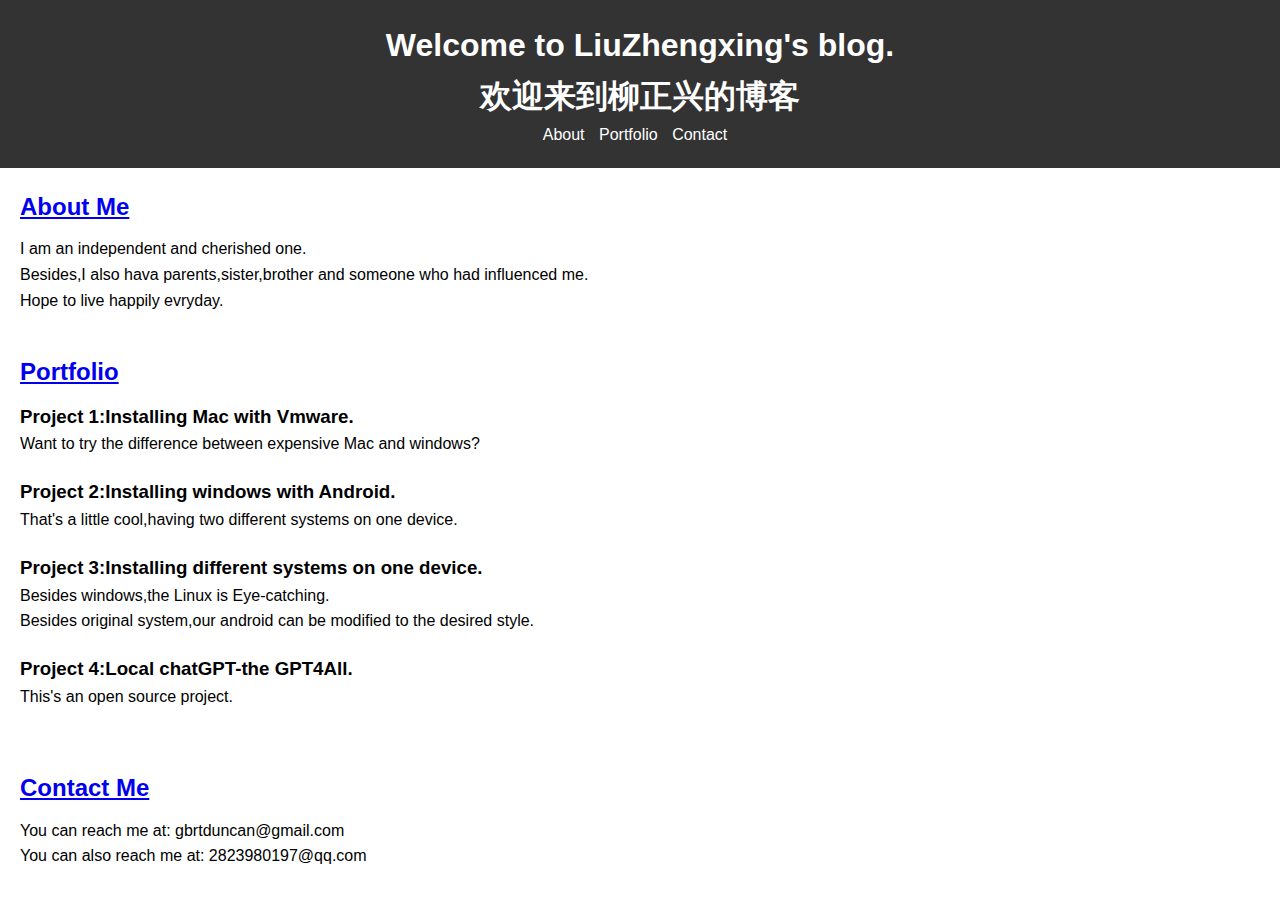
<file: index.html>
<!DOCTYPE html>
<html lang="en">
<head>
    <meta charset="UTF-8">
    <meta name="viewport" content="width=device-width, initial-scale=1.0">
    <title>My Personal Website</title>
    <link rel="stylesheet" href="styles.css">
</head>
<body>
    <!-- <header id="header0">
        <h1>Welcome to 柳正兴's blog.</h1>
        <nav>
            <ul>
                <li><a href="#about">About</a></li>
                <li><a href="#portfolio">Portfolio</a></li>
                <li><a href="#contact">Contact</a></li>
            </ul>
        </nav>
    </header> -->

    <!-- <header id="header0">
        <h1><ruby>欢迎来到柳正兴的博客<rt>Welcome to LiuZhenxing's blog.</rt></ruby></h1>
        <nav>
            <ul>
                <li><a href="#about"><ruby>关于我<rt>About</rt></ruby></a></li>
                <li><a href="#portfolio"><ruby>分享<rt>Portfolio</rt></ruby></a></li>
                <li><a href="#contact"><ruby>联系我<rt>Contact</rt></ruby></a></li>
            </ul>
        </nav>
    </header> -->

    <header id="header0">
        <h1>Welcome to LiuZhengxing's blog.</h1>
        <h1>欢迎来到柳正兴的博客</h1>
        <nav>
            <ul>
                <li><a href="#about">About</a></li>
                <li><a href="#portfolio">Portfolio</a></li>
                <li><a href="#contact">Contact</a></li>
            </ul>
        </nav>
    </header>

    <section id="about">
        <h2><a href="pages/page_1.html" target="_blank">About Me</a></h2>
        <p>I am an independent and cherished one.</p>
        <p>Besides,I also hava parents,sister,brother and someone who had influenced me.</p>
        <p>Hope to live happily evryday.</p>
    </section>

    <section id="portfolio">
        <h2><a href="pages/page_2.html" target="_blank">Portfolio</a></h2>
        <div class="portfolio-item">
            <h3>Project 1:Installing Mac with Vmware.</h3>
            <p>Want to try the difference between expensive Mac and windows?</p>
        </div>
        <div class="portfolio-item">
            <h3>Project 2:Installing windows with Android.</h3>
            <p>That's a little cool,having two different systems on one device.</p>
        </div>
        <div class="portfolio-item">
            <h3>Project 3:Installing different systems on one device.</h3>
            <p>Besides windows,the Linux is Eye-catching.</p>
            <p>Besides original system,our android can be modified to the desired style.</p>
        </div>
        <div class="portfolio-item">
            <h3>Project 4:Local chatGPT-the GPT4All.</h3>
            <p>This's an open source project.</p>
        </div>
    </section>

    <section id="contact">
        <h2><a href="pages/page_3.html" target="_blank">Contact Me</a></h2>
        <p>You can reach me at: gbrtduncan@gmail.com</p>
        <p>You can also reach me at: 2823980197@qq.com</p>
    </section>
</body>
</html>
</file>
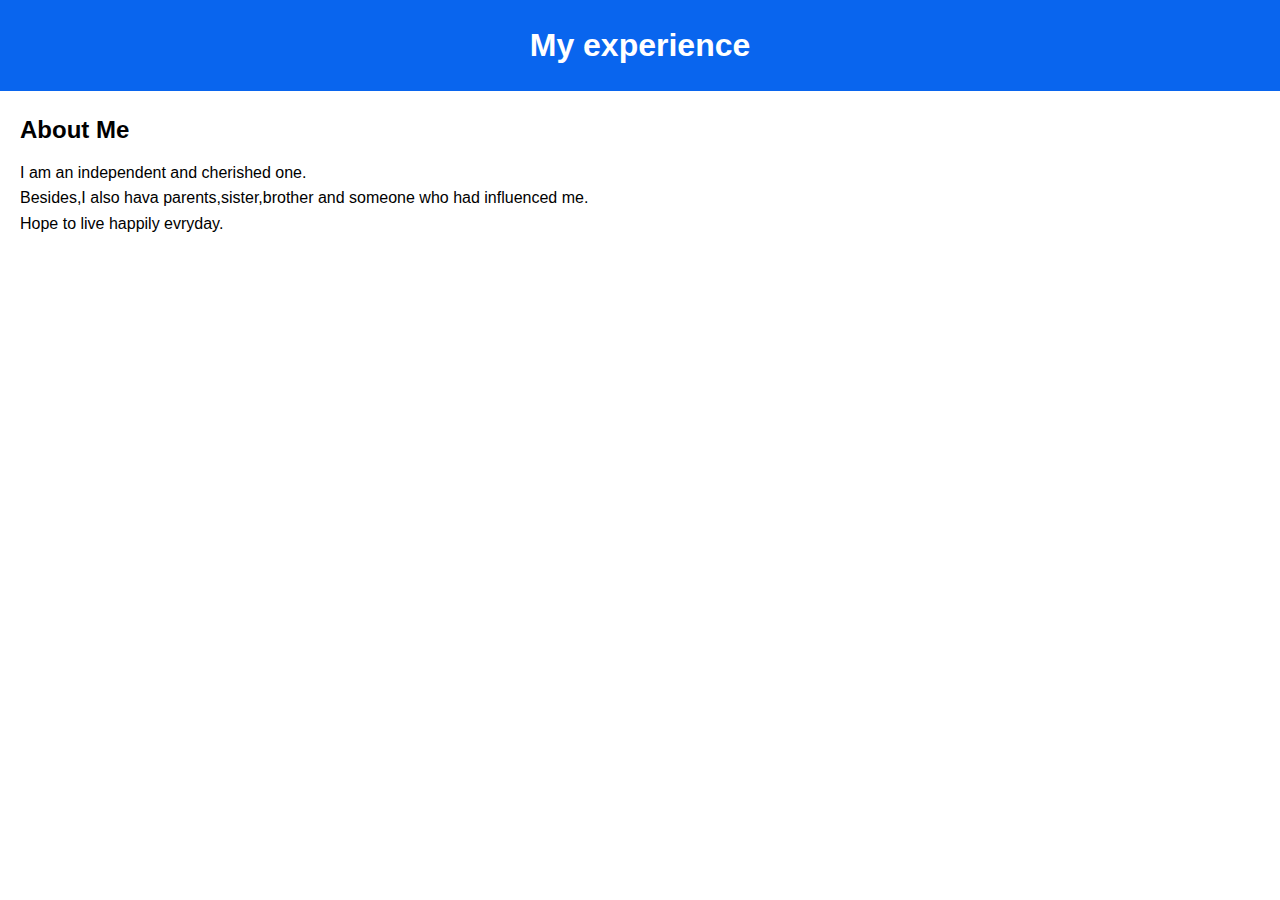
<file: pages/page_1.html>
<!DOCTYPE html>
<html lang="en">
<head>
    <meta charset="UTF-8">
    <meta name="viewport" content="width=device-width, initial-scale=1.0">
    <title>About</title>
    <link rel="stylesheet" href="../styles.css">
</head>
<body>
    <header id="header1">
        <h1>My experience</h1>
    </header>

    <section>
        <h2>About Me</h2>
        <p>I am an independent and cherished one.</p>
        <p>Besides,I also hava parents,sister,brother and someone who had influenced me.</p>
        <p>Hope to live happily evryday.</p>
    </section>

</body>
</html>
</file>
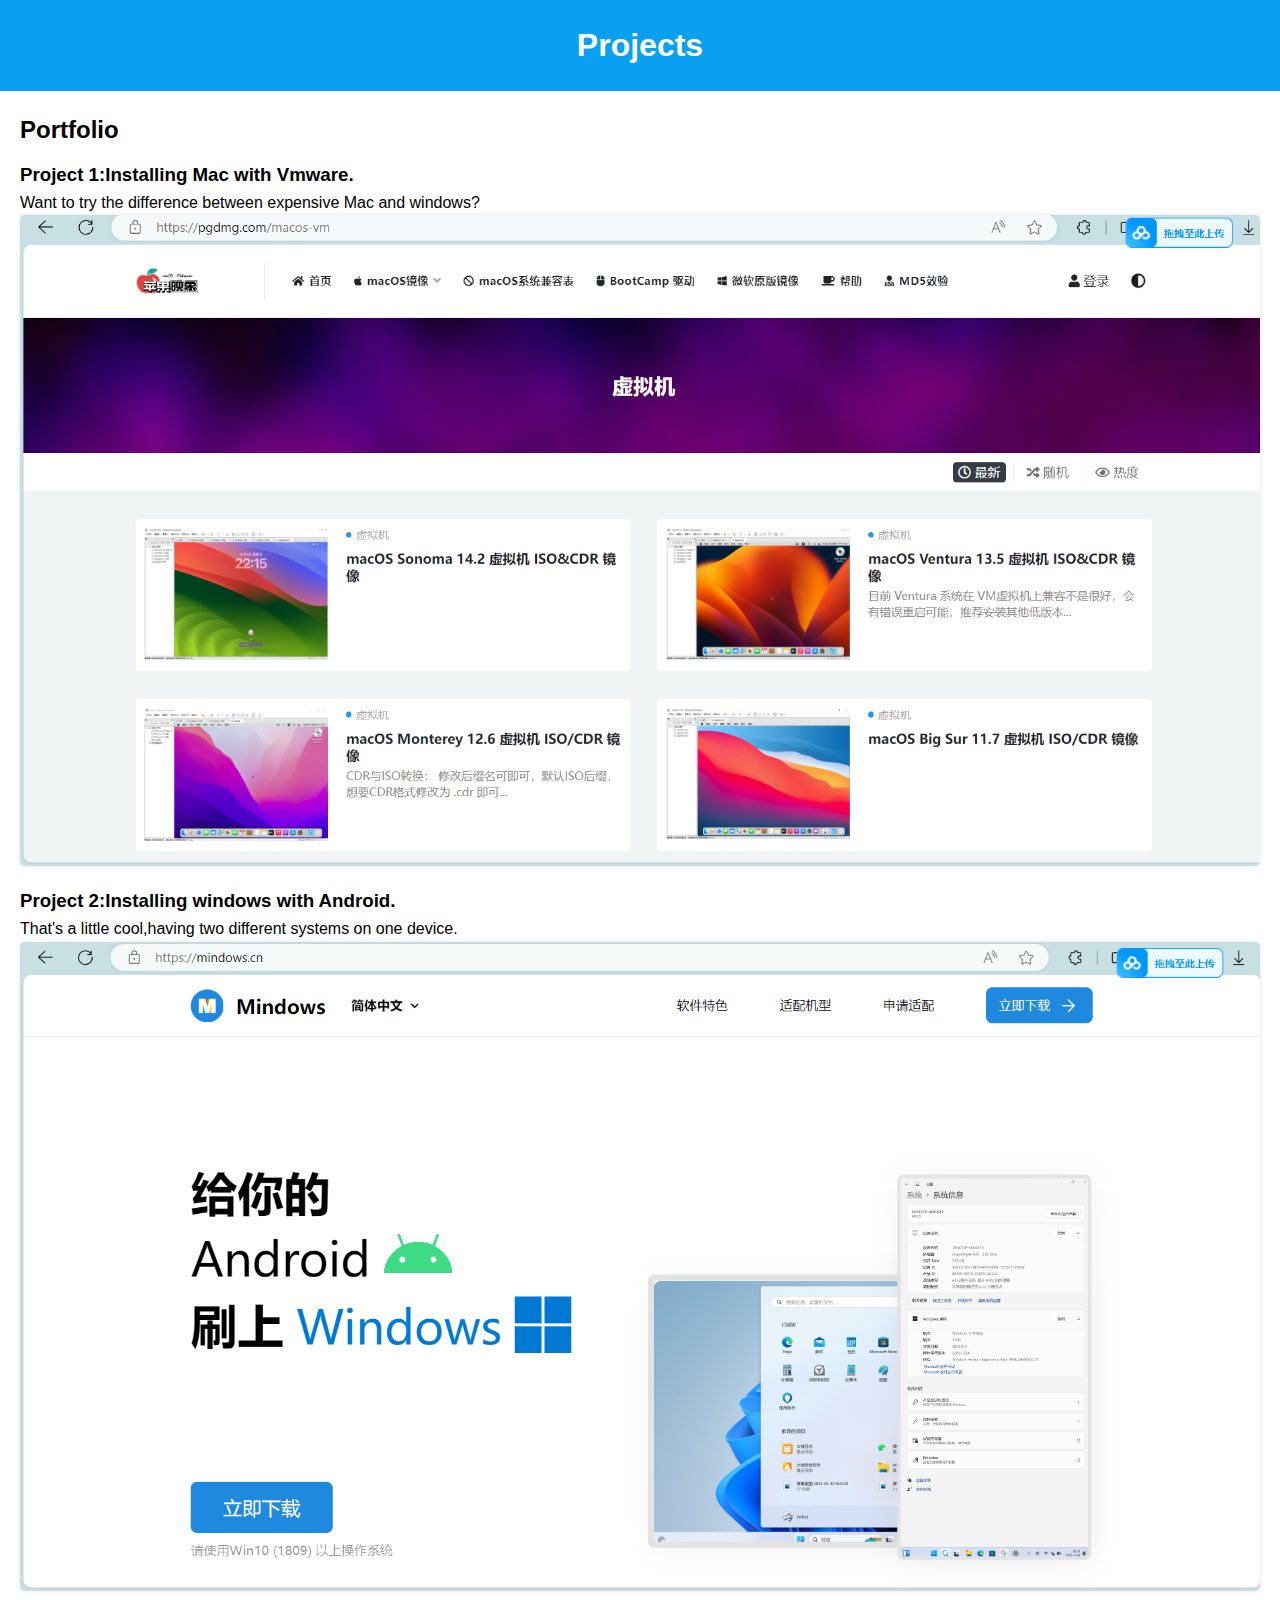
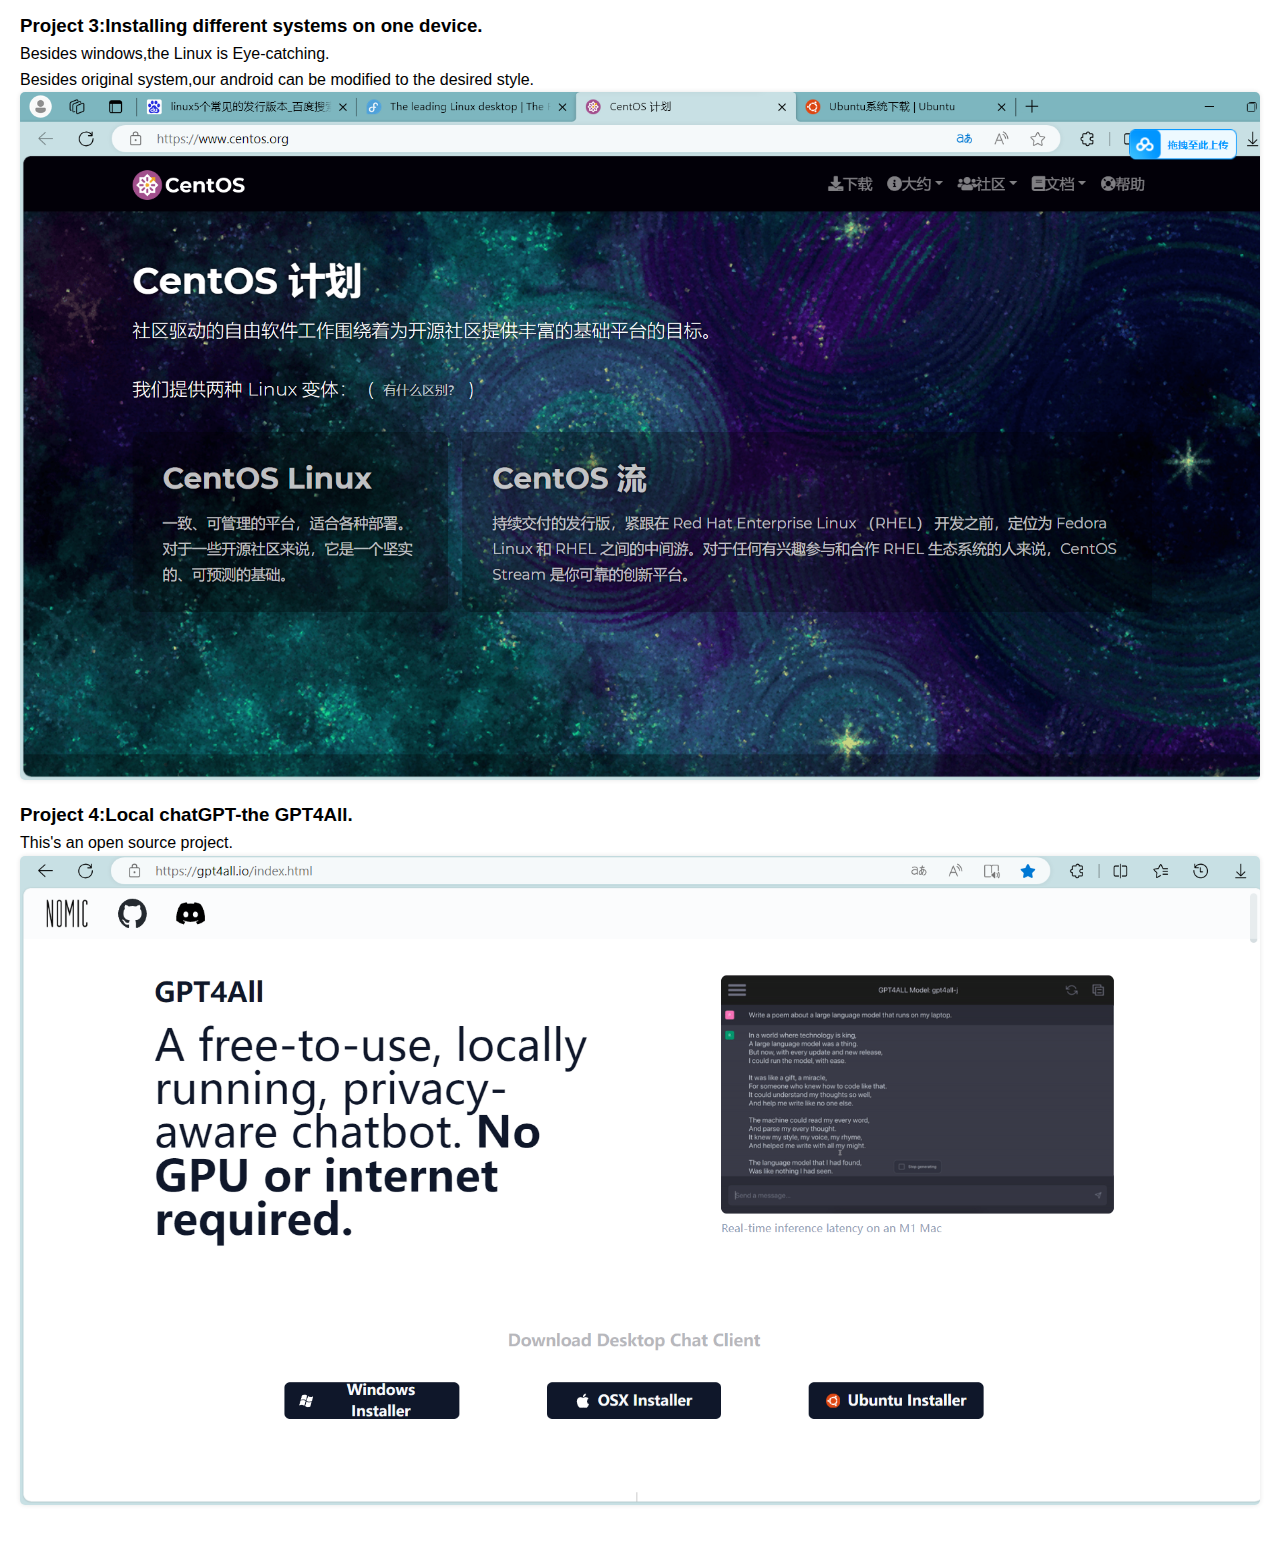
<file: pages/page_2.html>
<!DOCTYPE html>
<html lang="en">
<head>
    <meta charset="UTF-8">
    <meta name="viewport" content="width=device-width, initial-scale=1.0">
    <title>portfolio</title>
    <link rel="stylesheet" href="../styles.css">
</head>
<body>
    <header id="header2">
        <h1>Projects</h1>
    </header>

    <section>
        <h2>Portfolio</h2>
        <div class="portfolio-item">
            <h3>Project 1:Installing Mac with Vmware.</h3>
            <p>Want to try the difference between expensive Mac and windows?</p>
            <img src="../images/project1.jpg" alt="Project 1">
        </div>
        <div class="portfolio-item">
            <h3>Project 2:Installing windows with Android.</h3>
            <p>That's a little cool,having two different systems on one device.</p>
            <img src="../images/project2.jpg" alt="Project 2">
        </div>
        <div class="portfolio-item">
            <h3>Project 3:Installing different systems on one device.</h3>
            <p>Besides windows,the Linux is Eye-catching.</p>
            <p>Besides original system,our android can be modified to the desired style.</p>
            <img src="../images/project3.jpg" alt="Project 3">
        </div>
        <div class="portfolio-item">
            <h3>Project 4:Local chatGPT-the GPT4All.</h3>
            <p>This's an open source project.</p>
            <img src="../images/project4.jpg" alt="Project 4">
        </div>
    </section>

</body>
</html>
</file>
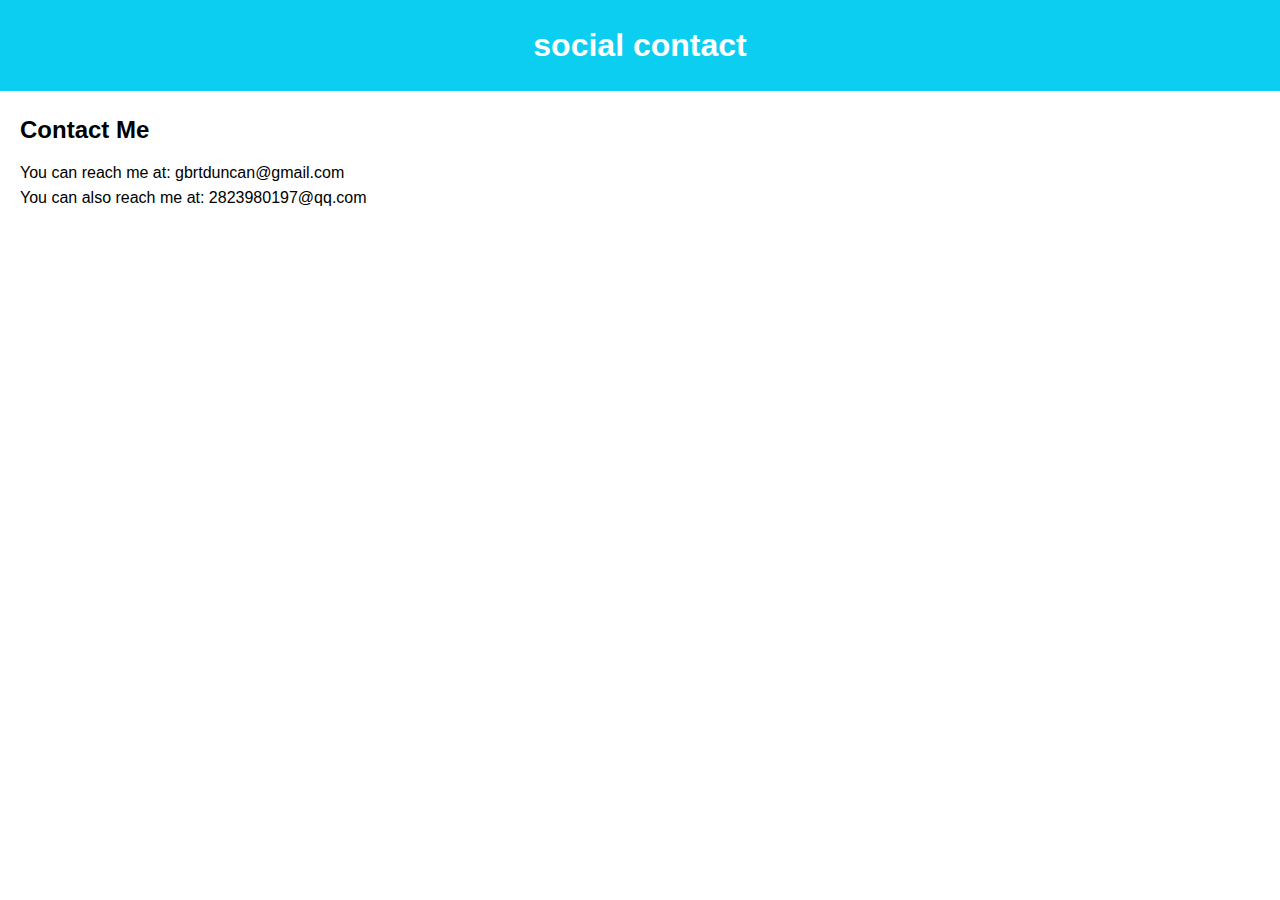
<file: pages/page_3.html>
<!DOCTYPE html>
<html lang="en">
<head>
    <meta charset="UTF-8">
    <meta name="viewport" content="width=device-width, initial-scale=1.0">
    <title>Contact</title>
    <link rel="stylesheet" href="../styles.css">
</head>
<body>
    <header id="header3">
        <h1>social contact</h1>
    </header>

    <section>
        <h2>Contact Me</h2>
        <p>You can reach me at: gbrtduncan@gmail.com</p>
        <p>You can also reach me at: 2823980197@qq.com</p>
    </section>
</body>
</html>
</file>
<file: styles.css>
body, h1, h2, h3, p, ul, li {
    margin: 0;
    padding: 0;
}

body {
    font-family: Arial, sans-serif;
    line-height: 1.6;
}

header {
    background-color: #333;
    color: #fff;
    padding: 20px;
    text-align: center;
}
/* 这是添加的 */
#header1 {
    background-color: #0965ee;
}

#header2 {
    background-color: #09a0f1;
}

#header3 {
    background-color: #0ccef0;
}
/* 到这里 */
nav ul {
    list-style-type: none;
}

nav ul li {
    display: inline;
    margin-right: 10px;
}

nav ul li a {
    color: #fff;
    text-decoration: none;
}

section {
    padding: 20px;
}

section h2 {
    margin-bottom: 10px;
}

.portfolio-item {
    margin-bottom: 20px;
}

.portfolio-item img {
    max-width: 100%;
    height: auto;
    display: block;
    margin: 0 auto;
    border-radius: 5px;
    box-shadow: 0 0 5px rgba(0, 0, 0, 0.1);
}

/* ruby {
    font-size: smaller;
    color: #666;
  } */
/* 需修改 */
</file>
